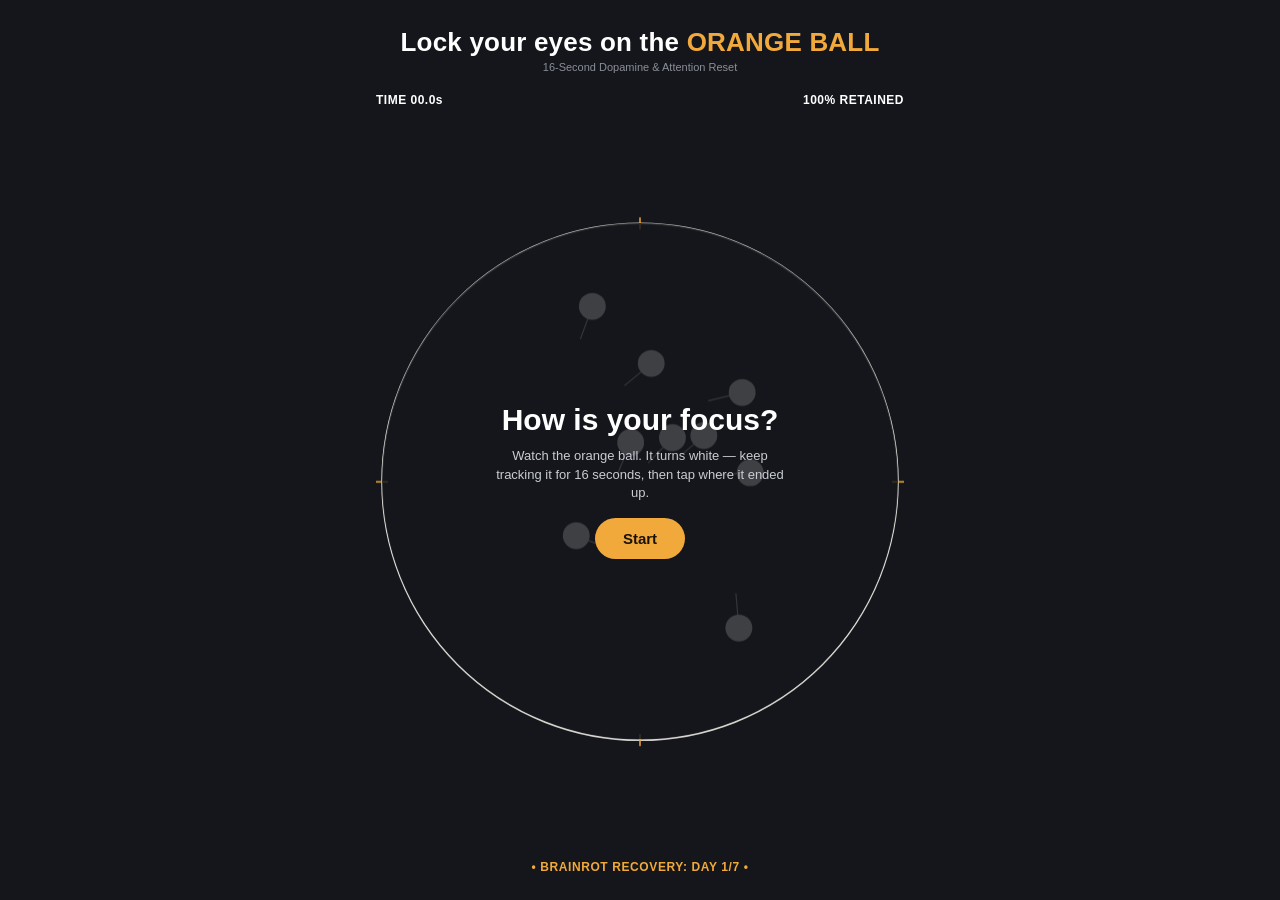
<file: index.html>
<!DOCTYPE html>
<html lang="en">
<head>
<meta charset="UTF-8">
<meta name="viewport" content="width=device-width, initial-scale=1, user-scalable=no">
<title>Lock Your Eyes — Focus Ball</title>
<style>
  :root { --bg:#14161b; --gold:#f2a93b; --line:#e9e6df; --dim:#8b8f98; }
  * { box-sizing:border-box; margin:0; padding:0; -webkit-tap-highlight-color:transparent; }
  html, body { height:100%; background:var(--bg); color:#fff; font-family:"Segoe UI",Helvetica,Arial,sans-serif; overflow:hidden; user-select:none; }
  #app { height:100%; max-width:560px; margin:0 auto; display:flex; flex-direction:column; align-items:center; padding:3vh 16px 2vh; }
  h1 { font-size:clamp(18px,4.6vw,26px); font-weight:800; text-align:center; letter-spacing:.2px; }
  h1 b { color:var(--gold); }
  .sub { font-size:11px; color:var(--dim); margin-top:3px; text-align:center; }
  .hud { width:100%; display:flex; justify-content:space-between; font-size:12px; font-weight:800; letter-spacing:.5px; margin:2.2vh 4px 1vh; }
  #stage { position:relative; flex:1; width:100%; min-height:0; }
  canvas { position:absolute; inset:0; width:100%; height:100%; touch-action:none; cursor:pointer; }
  .foot { font-size:12px; font-weight:800; letter-spacing:.6px; color:var(--gold); text-align:center; margin-top:1.5vh; min-height:18px; }
  .meta { font-size:11px; color:var(--dim); margin-top:4px; }
  #overlay { position:absolute; inset:0; display:flex; flex-direction:column; align-items:center; justify-content:center; text-align:center; gap:10px; padding:24px; background:rgba(20,22,27,.82); border-radius:50%; transition:opacity .25s; }
  #overlay.hide { opacity:0; pointer-events:none; }
  #overlay h2 { font-size:clamp(20px,5.5vw,30px); }
  #overlay p { font-size:13px; color:#c9ccd3; max-width:300px; line-height:1.4; }
  button { background:var(--gold); color:#1a1305; border:0; border-radius:999px; padding:12px 28px; font-size:15px; font-weight:800; cursor:pointer; margin-top:6px; }
  button:active { transform:scale(.97); }
</style>
</head>
<body>
<div id="app">
  <h1>Lock your eyes on the <b>ORANGE BALL</b></h1>
  <div class="sub">16-Second Dopamine &amp; Attention Reset</div>
  <div class="hud"><span id="time">TIME 00.0s</span><span id="rank">100% RETAINED</span></div>
  <div id="stage">
    <canvas id="cv"></canvas>
    <div id="overlay">
      <h2 id="oTitle">How is your focus?</h2>
      <p id="oText">Watch the orange ball. It turns white — keep tracking it for 16 seconds, then tap where it ended up.</p>
      <button id="go">Start</button>
    </div>
  </div>
  <div class="foot" id="foot">• BRAINROT RECOVERY: DAY 1/7 •</div>
  <div class="meta" id="meta"></div>
</div>

<script>
(() => {
  const cv = document.getElementById('cv'), ctx = cv.getContext('2d');
  const $ = id => document.getElementById(id);
  const overlay = $('overlay'), go = $('go');
  const DURATION = 16, REVEAL = 2.2;

  let W, H, cx, cy, R, dpr;
  let balls = [], target = 0, phase = 'idle'; // idle | reveal | track | pick | result
  let t = 0, level = 1, best = 0, picked = -1, won = false, last = 0;
  try { best = +localStorage.getItem('focusball-best') || 0; } catch (e) {}

  function resize() {
    dpr = window.devicePixelRatio || 1;
    const r = cv.getBoundingClientRect();
    W = r.width; H = r.height;
    cv.width = W * dpr; cv.height = H * dpr;
    ctx.setTransform(dpr, 0, 0, dpr, 0, 0);
    const oldR = R;
    R = Math.min(W, H) / 2 - 6; cx = W / 2; cy = H / 2;
    if (oldR) balls.forEach(b => { b.x = cx + (b.x - cx) * R / oldR; b.y = cy + (b.y - cy) * R / oldR; b.vx *= R / oldR; b.vy *= R / oldR; b.r = R * 0.052; });
    const o = overlay.style; o.width = o.height = (R * 2) + 'px'; o.right = o.bottom = 'auto'; o.left = (cx - R) + 'px'; o.top = (cy - R) + 'px';
  }
  window.addEventListener('resize', resize);

  // ---------- audio ----------
  let ac;
  function beep(f, d = .09, type = 'sine', v = .08, when = 0) {
    try {
      ac = ac || new (window.AudioContext || window.webkitAudioContext)();
      const o = ac.createOscillator(), g = ac.createGain(), s = ac.currentTime + when;
      o.type = type; o.frequency.value = f;
      g.gain.setValueAtTime(v, s); g.gain.exponentialRampToValueAtTime(.0001, s + d);
      o.connect(g).connect(ac.destination); o.start(s); o.stop(s + d);
    } catch (e) {}
  }

  // ---------- game ----------
  const count = () => Math.min(8 + level, 16);
  const speed = () => R * (.34 + level * .02);

  function newRound() {
    balls = [];
    const n = count(), r = R * 0.052;
    let guard = 0;
    while (balls.length < n && guard++ < 5000) {
      const a = Math.random() * 6.283, d = Math.sqrt(Math.random()) * (R - r * 3);
      const x = cx + Math.cos(a) * d, y = cy + Math.sin(a) * d;
      if (balls.some(b => Math.hypot(b.x - x, b.y - y) < r * 3.2)) continue;
      const ang = Math.random() * 6.283, s = speed();
      balls.push({ x, y, vx: Math.cos(ang) * s, vy: Math.sin(ang) * s, r });
    }
    target = Math.floor(Math.random() * balls.length);
    t = 0; picked = -1; phase = 'reveal';
    overlay.classList.add('hide');
    $('foot').textContent = '• BRAINROT RECOVERY: DAY 1/7 •';
    beep(660, .12); beep(880, .12, 'sine', .08, .12);
  }

  function step(dt) {
    const k = phase === 'track' ? 1 + (t / DURATION) * 0.9 : 1; // speeds up over time
    const base = speed();
    for (const b of balls) {
      b.x += b.vx * dt * k; b.y += b.vy * dt * k;
      const dx = b.x - cx, dy = b.y - cy, d = Math.hypot(dx, dy), lim = R - b.r;
      if (d > lim) {
        const nx = dx / d, ny = dy / d, dot = b.vx * nx + b.vy * ny;
        if (dot > 0) { b.vx -= 2 * dot * nx; b.vy -= 2 * dot * ny; }
        b.x = cx + nx * lim; b.y = cy + ny * lim;
      }
      const sp = Math.hypot(b.vx, b.vy) || 1; // keep speed steady
      b.vx *= base / sp; b.vy *= base / sp;
    }
    for (let i = 0; i < balls.length; i++) for (let j = i + 1; j < balls.length; j++) {
      const a = balls[i], b = balls[j], dx = b.x - a.x, dy = b.y - a.y, d = Math.hypot(dx, dy), m = a.r + b.r;
      if (d < m && d > 0) {
        const nx = dx / d, ny = dy / d, rel = (a.vx - b.vx) * nx + (a.vy - b.vy) * ny;
        if (rel > 0) { a.vx -= rel * nx; a.vy -= rel * ny; b.vx += rel * nx; b.vy += rel * ny; }
        const push = (m - d) / 2; a.x -= nx * push; a.y -= ny * push; b.x += nx * push; b.y += ny * push;
      }
    }
  }

  function rankText() {
    if (t < 3) return '100% RETAINED';
    if (t < 7) return 'TOP 30% KEEP UP';
    if (t < 11) return 'TOP 5% REMAINING';
    return 'TOP 1% ELITE';
  }

  function update(dt) {
    if (phase === 'reveal') {
      step(dt * .35); t += dt;
      if (t >= REVEAL) { phase = 'track'; t = 0; beep(440, .08, 'triangle'); }
    } else if (phase === 'track') {
      const before = Math.floor(t);
      step(dt); t += dt;
      if (Math.floor(t) !== before) beep(300 + t * 12, .04, 'square', .02);
      $('time').textContent = 'TIME ' + (t < 10 ? '0' : '') + t.toFixed(1) + 's';
      $('rank').textContent = rankText();
      if (t >= DURATION) {
        t = DURATION; phase = 'pick';
        $('time').textContent = 'TIME 16.0s';
        $('rank').textContent = 'TAP THE BALL';
        $('foot').textContent = 'DID YOUR ATTENTION HOLD? TAP THE ORANGE BALL';
        beep(520, .15, 'triangle');
      }
    }
  }

  function draw() {
    ctx.clearRect(0, 0, W, H);
    // arena
    ctx.lineWidth = 1.5; ctx.strokeStyle = '#e9e6df';
    ctx.beginPath(); ctx.arc(cx, cy, R, 0, 6.283); ctx.stroke();
    ctx.strokeStyle = '#f2a93b'; ctx.lineWidth = 1.5;
    for (const [a, b] of [[0, -1], [1, 0], [0, 1], [-1, 0]]) {
      ctx.beginPath();
      ctx.moveTo(cx + a * (R - 6), cy + b * (R - 6)); ctx.lineTo(cx + a * (R + 6), cy + b * (R + 6)); ctx.stroke();
    }
    // balls
    balls.forEach((b, i) => {
      const isT = i === target;
      const orange = (phase === 'reveal' && isT) || phase === 'result' && isT;
      const sp = Math.hypot(b.vx, b.vy) || 1, len = b.r * 2.6;
      ctx.strokeStyle = orange ? '#f2a93b' : 'rgba(255,255,255,.75)'; ctx.lineWidth = 1.2;
      ctx.beginPath(); ctx.moveTo(b.x, b.y); ctx.lineTo(b.x - b.vx / sp * len, b.y - b.vy / sp * len); ctx.stroke();
      if (orange) {
        const pulse = (Math.sin(performance.now() / 120) + 1) / 2;
        ctx.strokeStyle = 'rgba(242,169,59,' + (.35 + pulse * .4) + ')'; ctx.lineWidth = 2;
        ctx.beginPath(); ctx.arc(b.x, b.y, b.r * (1.8 + pulse * .8), 0, 6.283); ctx.stroke();
      }
      ctx.fillStyle = orange ? '#f2a93b' : (phase === 'result' && i === picked && !won ? '#e5484d' : '#fff');
      ctx.beginPath(); ctx.arc(b.x, b.y, b.r, 0, 6.283); ctx.fill();
    });
    if (phase === 'pick') {
      ctx.fillStyle = 'rgba(255,255,255,.08)';
      balls.forEach(b => { ctx.beginPath(); ctx.arc(b.x, b.y, b.r * 2.2, 0, 6.283); ctx.fill(); });
    }
  }

  function loop(ts) {
    const dt = Math.min((ts - last) / 1000 || 0, .05); last = ts;
    update(dt); draw(); requestAnimationFrame(loop);
  }

  function pick(ev) {
    if (phase !== 'pick') return;
    const r = cv.getBoundingClientRect(), x = ev.clientX - r.left, y = ev.clientY - r.top;
    let bi = -1, bd = 1e9;
    balls.forEach((b, i) => { const d = Math.hypot(b.x - x, b.y - y); if (d < bd) { bd = d; bi = i; } });
    if (bd > R * 0.2) return;
    picked = bi; won = bi === target; phase = 'result';
    const o = overlay;
    if (won) {
      level++; if (level - 1 > best) { best = level - 1; try { localStorage.setItem('focusball-best', best); } catch (e) {} }
      $('oTitle').textContent = 'Locked in! 🎯';
      $('oText').textContent = 'You held focus for all 16 seconds. Next round has ' + count() + ' balls.';
      go.textContent = 'Next level';
      [523, 659, 784].forEach((f, i) => beep(f, .18, 'triangle', .08, i * .1));
    } else {
      $('oTitle').textContent = 'Focus slipped';
      $('oText').textContent = 'The orange ball was the one highlighted. You reached level ' + level + '.';
      level = 1; go.textContent = 'Try again';
      beep(180, .35, 'sawtooth', .06);
    }
    $('meta').textContent = 'Best: level ' + best;
    $('foot').textContent = '• BRAINROT RECOVERY: DAY 1/7 •';
    setTimeout(() => { overlay.classList.remove('hide'); }, 1100);
  }

  cv.addEventListener('pointerdown', pick);
  go.addEventListener('click', newRound);
  window.addEventListener('keydown', e => {
    if ((e.code === 'Space' || e.code === 'Enter') && (phase === 'idle' || phase === 'result')) { e.preventDefault(); newRound(); }
  });

  $('meta').textContent = best ? 'Best: level ' + best : '';
  resize();
  // idle decoration
  (function seed() { level = 1; const n = 9, r = R * .052; for (let i = 0; i < n; i++) { const a = Math.random() * 6.283, d = Math.random() * R * .8, s = speed(), g = Math.random() * 6.283; balls.push({ x: cx + Math.cos(a) * d, y: cy + Math.sin(a) * d, vx: Math.cos(g) * s, vy: Math.sin(g) * s, r }); } target = -1; })();
  const idleStep = () => { if (phase === 'idle') step(1 / 60); };
  setInterval(idleStep, 1000 / 60);
  requestAnimationFrame(loop);
})();
</script>
</body>
</html>
</file>
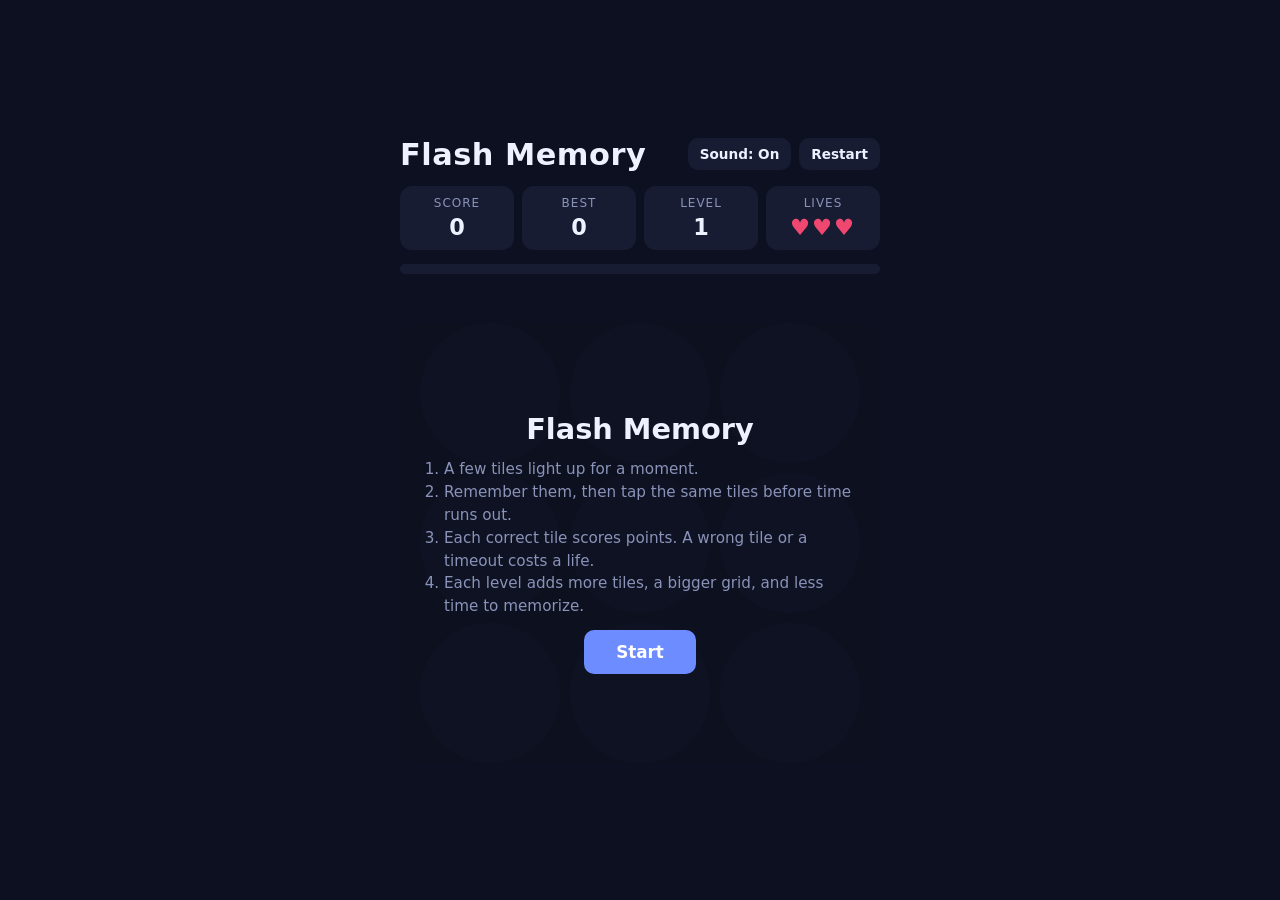
<file: brain-game/index.html>
<!doctype html>
<html lang="en">
<head>
  <meta charset="UTF-8">
  <meta name="viewport" content="width=device-width, initial-scale=1.0">
  <title>Flash Memory</title>
  <link rel="stylesheet" href="style.css">
</head>
<body>
  <main class="app">
    <header class="top">
      <h1>Flash Memory</h1>
      <div class="actions">
        <button id="muteBtn" class="btn small" aria-pressed="false">Sound: On</button>
        <button id="restartBtn" class="btn small">Restart</button>
      </div>
    </header>

    <section class="hud" aria-label="Game status">
      <div class="stat"><span class="label">Score</span><strong id="score">0</strong></div>
      <div class="stat"><span class="label">Best</span><strong id="best">0</strong></div>
      <div class="stat"><span class="label">Level</span><strong id="level">1</strong></div>
      <div class="stat"><span class="label">Lives</span><strong id="lives" class="lives">♥♥♥</strong></div>
    </section>

    <div class="timer" aria-hidden="true"><div id="timerBar" class="timer-fill"></div></div>
    <p id="feedback" class="feedback" aria-live="polite"></p>

    <div class="board-wrap">
      <div id="board" class="board"></div>

      <section id="startOverlay" class="overlay">
        <h2>Flash Memory</h2>
        <ol class="rules">
          <li>A few tiles light up for a moment.</li>
          <li>Remember them, then tap the same tiles before time runs out.</li>
          <li>Each correct tile scores points. A wrong tile or a timeout costs a life.</li>
          <li>Each level adds more tiles, a bigger grid, and less time to memorize.</li>
        </ol>
        <button id="startBtn" class="btn primary">Start</button>
      </section>

      <section id="overOverlay" class="overlay" hidden>
        <h2>Game over</h2>
        <p>Score: <strong id="finalScore">0</strong></p>
        <p>Level reached: <strong id="finalLevel">1</strong></p>
        <p>Best: <strong id="finalBest">0</strong></p>
        <button id="againBtn" class="btn primary">Play again</button>
      </section>
    </div>
  </main>

  <script src="script.js"></script>
</body>
</html>
</file>
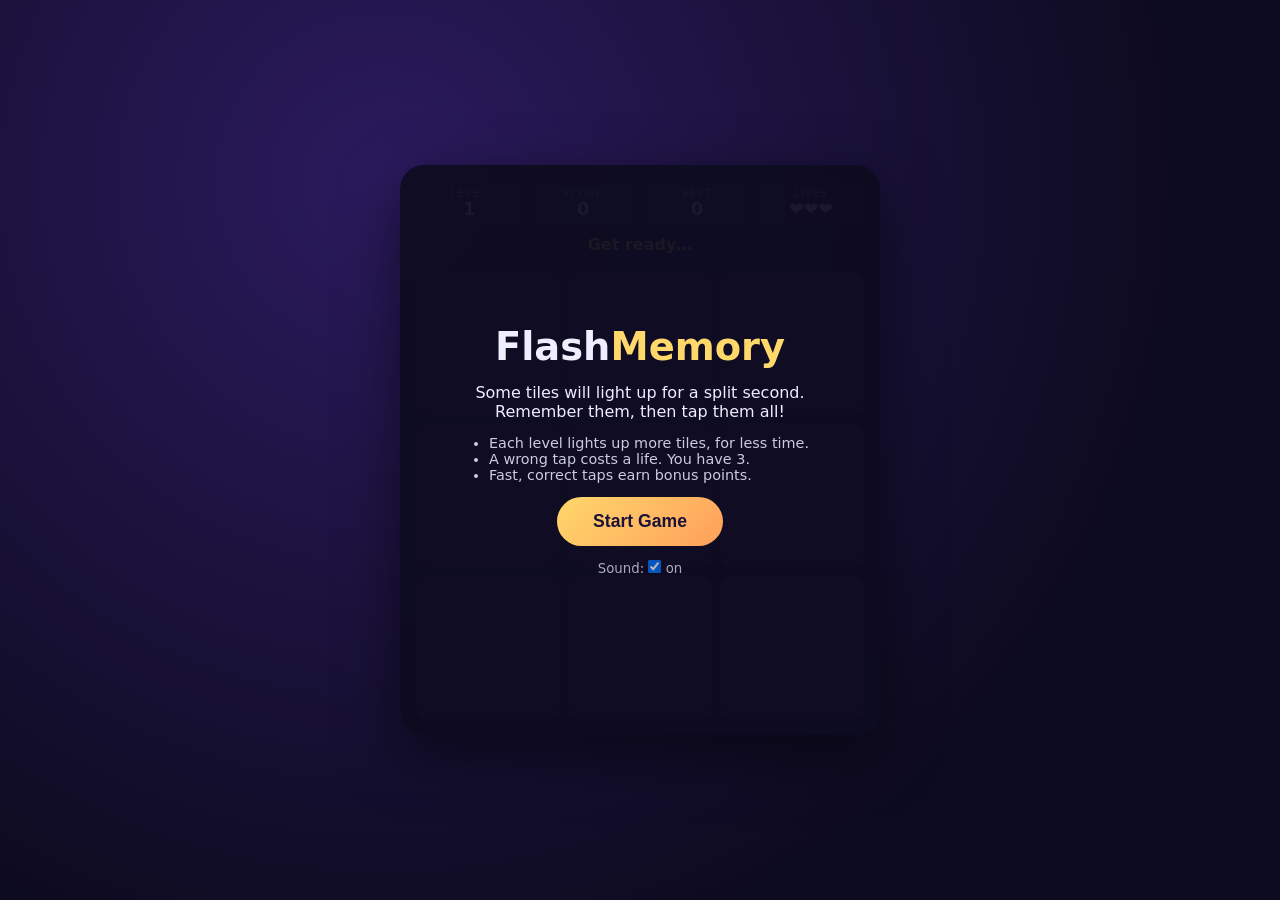
<file: flash-memory/index.html>
<!DOCTYPE html>
<html lang="en">
<head>
  <meta charset="UTF-8">
  <meta name="viewport" content="width=device-width, initial-scale=1.0">
  <title>Flash Memory</title>
  <link rel="stylesheet" href="style.css">
</head>
<body>
  <main class="game">
    <header class="hud">
      <div class="stat"><span>Level</span><strong id="level">1</strong></div>
      <div class="stat"><span>Score</span><strong id="score">0</strong></div>
      <div class="stat"><span>Best</span><strong id="best">0</strong></div>
      <div class="stat"><span>Lives</span><strong id="lives">❤❤❤</strong></div>
    </header>

    <p id="message" class="message">Get ready…</p>
    <div id="board" class="board"></div>

    <!-- Start screen -->
    <section id="startScreen" class="overlay">
      <h1>Flash<span>Memory</span></h1>
      <p>Some tiles will light up for a split second.<br>
         Remember them, then tap them all!</p>
      <ul>
        <li>Each level lights up more tiles, for less time.</li>
        <li>A wrong tap costs a life. You have 3.</li>
        <li>Fast, correct taps earn bonus points.</li>
      </ul>
      <button id="startBtn">Start Game</button>
      <small>Sound: <label><input type="checkbox" id="soundToggle" checked> on</label></small>
    </section>

    <!-- Game over screen -->
    <section id="overScreen" class="overlay hidden">
      <h2>Game Over</h2>
      <p>You reached level <strong id="finalLevel">1</strong></p>
      <p class="big" id="finalScore">0</p>
      <p id="newBest" class="hidden">🏆 New best score!</p>
      <button id="restartBtn">Play Again</button>
    </section>
  </main>
  <script src="script.js"></script>
</body>
</html>
</file>
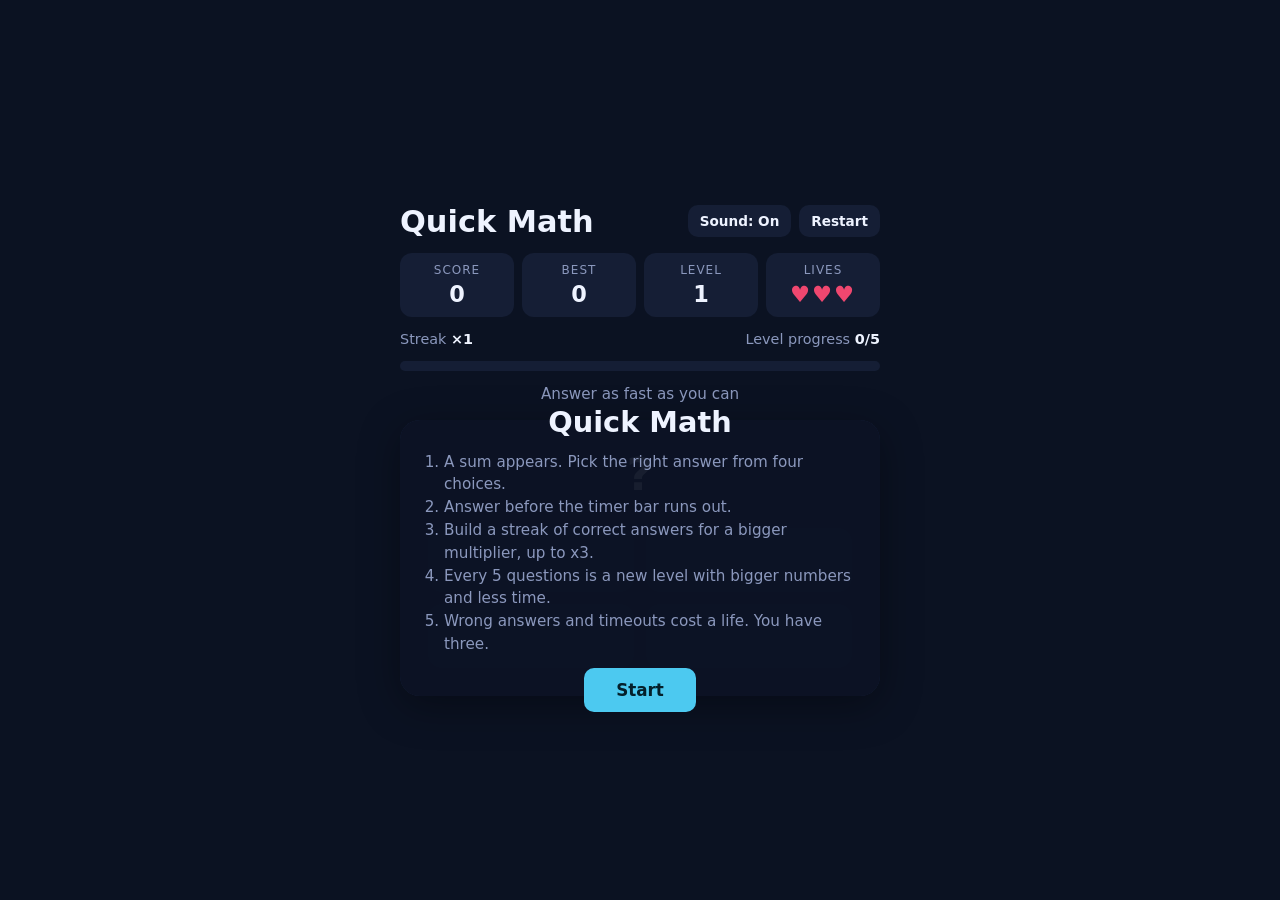
<file: quick-math/index.html>
<!doctype html>
<html lang="en">
<head>
  <meta charset="UTF-8">
  <meta name="viewport" content="width=device-width, initial-scale=1.0">
  <title>Quick Math</title>
  <link rel="stylesheet" href="style.css">
</head>
<body>
  <main class="app">
    <header class="top">
      <h1>Quick Math</h1>
      <div class="actions">
        <button id="muteBtn" class="btn small" aria-pressed="false">Sound: On</button>
        <button id="restartBtn" class="btn small">Restart</button>
      </div>
    </header>

    <section class="hud" aria-label="Game status">
      <div class="stat"><span class="label">Score</span><strong id="score">0</strong></div>
      <div class="stat"><span class="label">Best</span><strong id="best">0</strong></div>
      <div class="stat"><span class="label">Level</span><strong id="level">1</strong></div>
      <div class="stat"><span class="label">Lives</span><strong id="lives" class="lives">♥♥♥</strong></div>
    </section>

    <section class="meta">
      <span>Streak <strong id="streak">×1</strong></span>
      <span>Level progress <strong id="progress">0/5</strong></span>
    </section>

    <div class="timer" aria-hidden="true"><div id="timerBar" class="timer-fill"></div></div>
    <p id="feedback" class="feedback" aria-live="polite"></p>

    <div class="card">
      <div id="question" class="question">?</div>

      <div id="choices" class="choices">
        <button class="choice" data-index="0"></button>
        <button class="choice" data-index="1"></button>
        <button class="choice" data-index="2"></button>
        <button class="choice" data-index="3"></button>
      </div>

      <section id="startOverlay" class="overlay">
        <h2>Quick Math</h2>
        <ol class="rules">
          <li>A sum appears. Pick the right answer from four choices.</li>
          <li>Answer before the timer bar runs out.</li>
          <li>Build a streak of correct answers for a bigger multiplier, up to x3.</li>
          <li>Every 5 questions is a new level with bigger numbers and less time.</li>
          <li>Wrong answers and timeouts cost a life. You have three.</li>
        </ol>
        <button id="startBtn" class="btn primary">Start</button>
      </section>

      <section id="overOverlay" class="overlay" hidden>
        <h2>Game over</h2>
        <p>Score: <strong id="finalScore">0</strong></p>
        <p>Level reached: <strong id="finalLevel">1</strong></p>
        <p>Best: <strong id="finalBest">0</strong></p>
        <button id="againBtn" class="btn primary">Play again</button>
      </section>
    </div>
  </main>

  <script src="script.js"></script>
</body>
</html>
</file>
<file: brain-game/style.css>
/* Colors live here so they are easy to change */
:root {
  --bg: #0d1020;
  --panel: #171c33;
  --text: #eef1ff;
  --muted: #8a93b8;
  --accent: #6c8cff;
  --tile: #222a4a;
  --tile-hover: #2c3760;
  --lit: #ffd166;
  --found: #06d6a0;
  --wrong: #ef476f;
  --reveal: #118ab2;
}

* {
  box-sizing: border-box;
}

body {
  margin: 0;
  min-height: 100vh;
  display: grid;
  place-items: center;
  padding: 16px;
  background: var(--bg);
  color: var(--text);
  font-family: system-ui, -apple-system, "Segoe UI", Roboto, sans-serif;
}

.app {
  width: min(100%, 480px);
  display: flex;
  flex-direction: column;
  gap: 14px;
}

/* Header */
.top {
  display: flex;
  align-items: center;
  justify-content: space-between;
  gap: 8px;
  flex-wrap: wrap;
}

h1 {
  margin: 0;
  font-size: clamp(1.4rem, 5vw, 1.9rem);
  letter-spacing: 0.5px;
}

.actions {
  display: flex;
  gap: 8px;
}

/* Stats row */
.hud {
  display: grid;
  grid-template-columns: repeat(4, 1fr);
  gap: 8px;
}

.stat {
  background: var(--panel);
  border-radius: 12px;
  padding: 10px 6px;
  text-align: center;
  display: flex;
  flex-direction: column;
  gap: 4px;
}

.label {
  font-size: 0.75rem;
  text-transform: uppercase;
  letter-spacing: 1px;
  color: var(--muted);
}

.stat strong {
  font-size: clamp(1.1rem, 4vw, 1.4rem);
  font-variant-numeric: tabular-nums;
}

.lives {
  color: var(--wrong);
  letter-spacing: 2px;
}

/* Timer bar */
.timer {
  height: 10px;
  background: var(--panel);
  border-radius: 999px;
  overflow: hidden;
}

.timer-fill {
  height: 100%;
  width: 100%;
  background: var(--accent);
  transform-origin: left center;
  transition: transform 0.1s linear, background 0.2s;
}

.timer-fill[data-phase="show"] {
  background: var(--lit);
}

.timer-fill[data-phase="pause"] {
  background: var(--found);
}

.feedback {
  margin: 0;
  min-height: 1.4em;
  text-align: center;
  color: var(--muted);
  font-size: 0.95rem;
}

/* Board */
.board-wrap {
  position: relative;
  width: 100%;
  display: grid;
  place-items: center;
}

.board {
  width: min(100%, 440px);
  aspect-ratio: 1;
  display: grid;
  grid-template-columns: repeat(var(--size, 3), 1fr);
  grid-template-rows: repeat(var(--size, 3), 1fr);
  gap: clamp(6px, 2vw, 10px);
}

.cell {
  border: none;
  border-radius: 50%;
  background: var(--tile);
  cursor: pointer;
  padding: 0;
  transition: background 0.2s, transform 0.15s, box-shadow 0.2s;
  -webkit-tap-highlight-color: transparent;
}

.cell:not(:disabled):hover {
  background: var(--tile-hover);
  transform: translateY(-2px);
}

.cell:not(:disabled):active {
  transform: scale(0.96);
}

.cell:focus-visible {
  outline: 3px solid var(--accent);
  outline-offset: 2px;
}

.cell:disabled {
  cursor: default;
}

.cell.lit {
  background: var(--lit);
  box-shadow: 0 0 24px rgba(255, 209, 102, 0.7);
  animation: pop 0.4s ease;
}

.cell.found {
  background: var(--found);
  box-shadow: 0 0 16px rgba(6, 214, 160, 0.6);
  animation: pop 0.3s ease;
}

.cell.wrong {
  background: var(--wrong);
  animation: shake 0.4s ease;
}

.cell.reveal {
  background: transparent;
  border: 3px dashed var(--reveal);
}

@keyframes pop {
  0% { transform: scale(0.85); }
  60% { transform: scale(1.06); }
  100% { transform: scale(1); }
}

@keyframes shake {
  0%, 100% { transform: translateX(0); }
  20% { transform: translateX(-6px); }
  40% { transform: translateX(6px); }
  60% { transform: translateX(-4px); }
  80% { transform: translateX(4px); }
}

/* Start and game-over panels, shown over the board */
.overlay {
  position: absolute;
  inset: 0;
  display: flex;
  flex-direction: column;
  align-items: center;
  justify-content: center;
  gap: 12px;
  padding: 24px;
  border-radius: 16px;
  background: rgba(13, 16, 32, 0.9);
  text-align: center;
  animation: fade-in 0.3s ease;
}

.overlay[hidden] {
  display: none;
}

.overlay h2 {
  margin: 0;
  font-size: clamp(1.4rem, 5vw, 1.8rem);
}

.overlay p {
  margin: 0;
  color: var(--muted);
}

.overlay p strong {
  color: var(--text);
}

.rules {
  margin: 0;
  padding-left: 20px;
  text-align: left;
  color: var(--muted);
  font-size: 0.95rem;
  line-height: 1.5;
}

@keyframes fade-in {
  from { opacity: 0; }
  to { opacity: 1; }
}

/* Buttons */
.btn {
  border: none;
  border-radius: 10px;
  padding: 10px 18px;
  font: inherit;
  font-weight: 600;
  color: var(--text);
  background: var(--panel);
  cursor: pointer;
  transition: transform 0.1s, background 0.2s;
}

.btn:hover {
  background: var(--tile-hover);
}

.btn:active {
  transform: scale(0.97);
}

.btn:focus-visible {
  outline: 3px solid var(--accent);
  outline-offset: 2px;
}

.btn.primary {
  background: var(--accent);
  color: #fff;
  padding: 12px 32px;
  font-size: 1.05rem;
}

.btn.primary:hover {
  background: #5a7cf0;
}

.btn.small {
  padding: 8px 12px;
  font-size: 0.85rem;
}

/* Small phones */
@media (max-width: 360px) {
  .hud {
    gap: 6px;
  }

  .stat {
    padding: 8px 4px;
  }
}

@media (prefers-reduced-motion: reduce) {
  *,
  *::before,
  *::after {
    animation: none !important;
    transition: none !important;
  }
}
</file>
<file: flash-memory/style.css>
* { box-sizing: border-box; margin: 0; padding: 0; -webkit-tap-highlight-color: transparent; }

body {
  min-height: 100vh;
  min-height: 100dvh;
  display: flex;
  justify-content: center;
  align-items: center;
  font-family: "Segoe UI", system-ui, sans-serif;
  color: #eef;
  background: radial-gradient(circle at 30% 20%, #2b1a5e, #0d0b1f 70%);
}

.game {
  position: relative;
  width: min(94vw, 480px);
  padding: 16px;
  border-radius: 24px;
  background: rgba(255, 255, 255, 0.05);
  box-shadow: 0 20px 60px rgba(0, 0, 0, 0.5);
  backdrop-filter: blur(6px);
  overflow: hidden;
}

.hud { display: flex; justify-content: space-between; gap: 8px; margin-bottom: 10px; }
.stat { flex: 1; text-align: center; background: rgba(255,255,255,0.08); border-radius: 12px; padding: 6px 4px; }
.stat span { display: block; font-size: 0.65rem; text-transform: uppercase; letter-spacing: 1px; opacity: 0.7; }
.stat strong { font-size: 1.1rem; }
.stat strong.pop { animation: pop 0.3s; }

.message { text-align: center; height: 1.6em; margin-bottom: 10px; font-weight: 600; color: #ffd86b; }

.board {
  display: grid;
  gap: 8px;
  width: 100%;
  aspect-ratio: 1;
}

.tile {
  border: none;
  border-radius: 14px;
  background: #2f2a63;
  cursor: pointer;
  transition: background 0.15s, transform 0.15s, box-shadow 0.15s;
}
.tile:active { transform: scale(0.94); }
.tile.flash   { background: #ffd86b; box-shadow: 0 0 24px #ffd86b; transform: scale(1.05); }
.tile.correct { background: #3ddc97; box-shadow: 0 0 18px #3ddc97; animation: pop 0.3s; }
.tile.wrong   { background: #ff4d6d; animation: shake 0.35s; }
.tile.locked  { pointer-events: none; }

.overlay {
  position: absolute;
  inset: 0;
  display: flex;
  flex-direction: column;
  align-items: center;
  justify-content: center;
  gap: 14px;
  padding: 24px;
  text-align: center;
  background: rgba(13, 11, 31, 0.94);
  animation: fade 0.4s;
  z-index: 5;
}
.overlay.hidden, .hidden { display: none; }
.overlay h1 { font-size: 2.4rem; }
.overlay h1 span { color: #ffd86b; }
.overlay ul { text-align: left; font-size: 0.9rem; opacity: 0.85; padding-left: 18px; }
.overlay .big { font-size: 3rem; font-weight: 800; color: #ffd86b; }
.overlay small { opacity: 0.7; }

button#startBtn, button#restartBtn {
  padding: 14px 36px;
  font-size: 1.1rem;
  font-weight: 700;
  border: none;
  border-radius: 999px;
  color: #1a1238;
  background: linear-gradient(135deg, #ffd86b, #ff9f5a);
  cursor: pointer;
  transition: transform 0.15s;
}
button#startBtn:hover, button#restartBtn:hover { transform: scale(1.06); }

@keyframes pop   { 50% { transform: scale(1.18); } }
@keyframes shake { 25% { transform: translateX(-6px); } 75% { transform: translateX(6px); } }
@keyframes fade  { from { opacity: 0; } }
</file>
<file: quick-math/style.css>
/* Colors live here so they are easy to change */
:root {
  --bg: #0b1222;
  --panel: #151e35;
  --card: #1a2440;
  --text: #eef3ff;
  --muted: #8b98bd;
  --accent: #4cc9f0;
  --accent-strong: #3aa8d0;
  --choice: #232f52;
  --choice-hover: #2d3b66;
  --good: #06d6a0;
  --bad: #ef476f;
}

* {
  box-sizing: border-box;
}

body {
  margin: 0;
  min-height: 100vh;
  display: grid;
  place-items: center;
  padding: 16px;
  background: var(--bg);
  color: var(--text);
  font-family: system-ui, -apple-system, "Segoe UI", Roboto, sans-serif;
}

.app {
  width: min(100%, 480px);
  display: flex;
  flex-direction: column;
  gap: 14px;
}

/* Header */
.top {
  display: flex;
  align-items: center;
  justify-content: space-between;
  gap: 8px;
  flex-wrap: wrap;
}

h1 {
  margin: 0;
  font-size: clamp(1.4rem, 5vw, 1.9rem);
}

.actions {
  display: flex;
  gap: 8px;
}

/* Stats */
.hud {
  display: grid;
  grid-template-columns: repeat(4, 1fr);
  gap: 8px;
}

.stat {
  background: var(--panel);
  border-radius: 12px;
  padding: 10px 6px;
  text-align: center;
  display: flex;
  flex-direction: column;
  gap: 4px;
}

.label {
  font-size: 0.75rem;
  text-transform: uppercase;
  letter-spacing: 1px;
  color: var(--muted);
}

.stat strong {
  font-size: clamp(1.1rem, 4vw, 1.4rem);
  font-variant-numeric: tabular-nums;
}

.lives {
  color: var(--bad);
  letter-spacing: 2px;
}

.meta {
  display: flex;
  justify-content: space-between;
  color: var(--muted);
  font-size: 0.9rem;
}

.meta strong {
  color: var(--text);
  font-variant-numeric: tabular-nums;
}

/* Timer bar */
.timer {
  height: 10px;
  background: var(--panel);
  border-radius: 999px;
  overflow: hidden;
}

.timer-fill {
  height: 100%;
  width: 100%;
  background: var(--accent);
  transform-origin: left center;
  transition: transform 0.1s linear, background 0.2s;
}

.timer-fill[data-phase="reveal"] {
  background: var(--good);
}

.feedback {
  margin: 0;
  min-height: 1.4em;
  text-align: center;
  color: var(--muted);
  font-size: 0.95rem;
}

/* Question card */
.card {
  position: relative;
  background: var(--card);
  border-radius: 20px;
  padding: clamp(16px, 4vw, 28px);
  display: flex;
  flex-direction: column;
  gap: 18px;
  box-shadow: 0 10px 40px rgba(0, 0, 0, 0.35);
}

.question {
  min-height: 1.4em;
  text-align: center;
  font-size: clamp(2rem, 9vw, 2.8rem);
  font-weight: 700;
  font-variant-numeric: tabular-nums;
  letter-spacing: 1px;
  animation: pop-in 0.3s ease;
}

.choices {
  display: grid;
  grid-template-columns: 1fr 1fr;
  gap: clamp(8px, 2vw, 12px);
}

.choice {
  min-height: 64px;
  border: none;
  border-radius: 14px;
  background: var(--choice);
  color: var(--text);
  font: inherit;
  font-size: clamp(1.2rem, 5vw, 1.6rem);
  font-weight: 600;
  font-variant-numeric: tabular-nums;
  cursor: pointer;
  transition: background 0.2s, transform 0.12s;
  -webkit-tap-highlight-color: transparent;
}

.choice:not(:disabled):hover {
  background: var(--choice-hover);
  transform: translateY(-2px);
}

.choice:not(:disabled):active {
  transform: scale(0.97);
}

.choice:focus-visible {
  outline: 3px solid var(--accent);
  outline-offset: 2px;
}

.choice:disabled {
  cursor: default;
}

.choice.correct {
  background: var(--good);
  color: #04221a;
  animation: pop-in 0.3s ease;
}

.choice.wrong {
  background: var(--bad);
  animation: shake 0.4s ease;
}

@keyframes pop-in {
  0% { transform: scale(0.9); opacity: 0.4; }
  100% { transform: scale(1); opacity: 1; }
}

@keyframes shake {
  0%, 100% { transform: translateX(0); }
  20% { transform: translateX(-6px); }
  40% { transform: translateX(6px); }
  60% { transform: translateX(-4px); }
  80% { transform: translateX(4px); }
}

/* Start and game-over panels, shown over the card */
.overlay {
  position: absolute;
  inset: 0;
  display: flex;
  flex-direction: column;
  align-items: center;
  justify-content: center;
  gap: 12px;
  padding: 24px;
  border-radius: 20px;
  background: rgba(11, 18, 34, 0.94);
  text-align: center;
  animation: fade-in 0.3s ease;
}

.overlay[hidden] {
  display: none;
}

.overlay h2 {
  margin: 0;
  font-size: clamp(1.4rem, 5vw, 1.8rem);
}

.overlay p {
  margin: 0;
  color: var(--muted);
}

.overlay p strong {
  color: var(--text);
}

.rules {
  margin: 0;
  padding-left: 20px;
  text-align: left;
  color: var(--muted);
  font-size: 0.95rem;
  line-height: 1.5;
}

@keyframes fade-in {
  from { opacity: 0; }
  to { opacity: 1; }
}

/* Buttons */
.btn {
  border: none;
  border-radius: 10px;
  padding: 10px 18px;
  font: inherit;
  font-weight: 600;
  color: var(--text);
  background: var(--panel);
  cursor: pointer;
  transition: transform 0.1s, background 0.2s;
}

.btn:hover {
  background: var(--choice-hover);
}

.btn:active {
  transform: scale(0.97);
}

.btn:focus-visible {
  outline: 3px solid var(--accent);
  outline-offset: 2px;
}

.btn.primary {
  background: var(--accent);
  color: #04202b;
  padding: 12px 32px;
  font-size: 1.05rem;
}

.btn.primary:hover {
  background: var(--accent-strong);
}

.btn.small {
  padding: 8px 12px;
  font-size: 0.85rem;
}

@media (max-width: 360px) {
  .hud {
    gap: 6px;
  }

  .stat {
    padding: 8px 4px;
  }
}

@media (prefers-reduced-motion: reduce) {
  *,
  *::before,
  *::after {
    animation: none !important;
    transition: none !important;
  }
}
</file>
